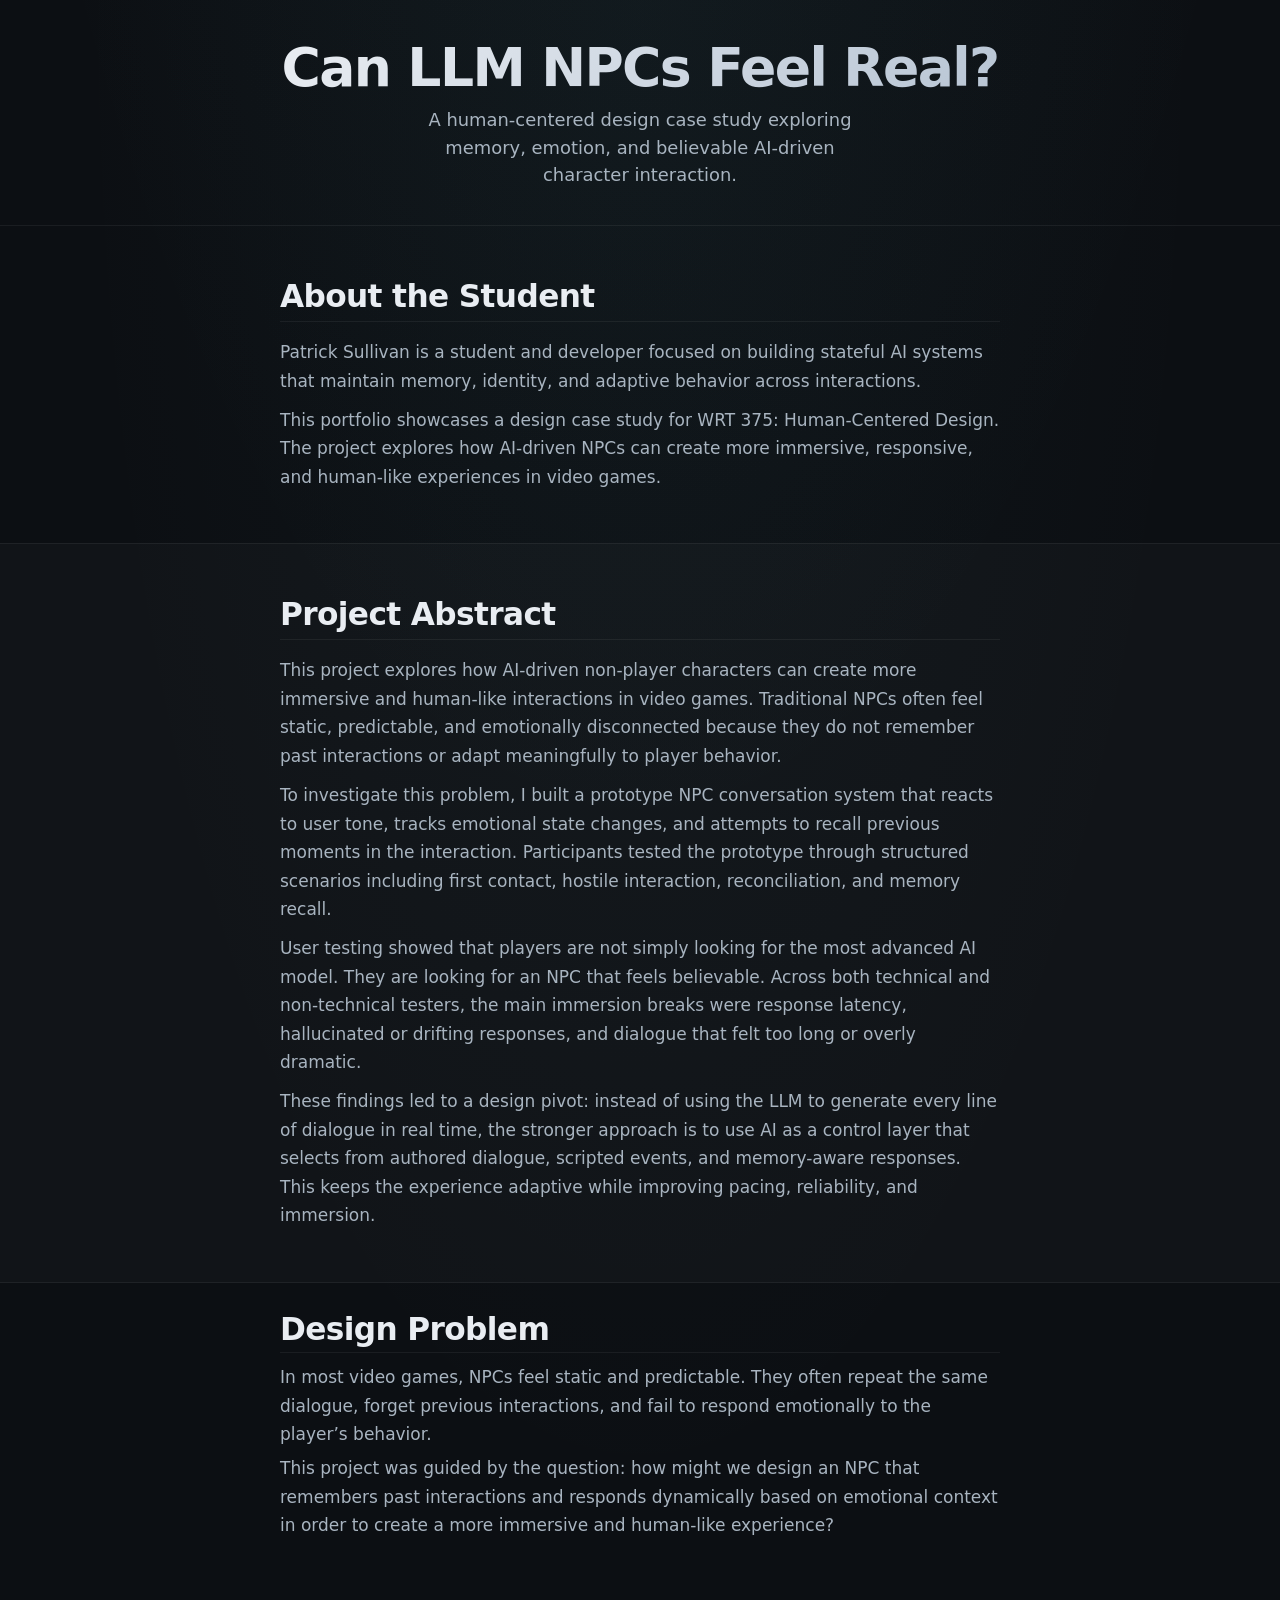
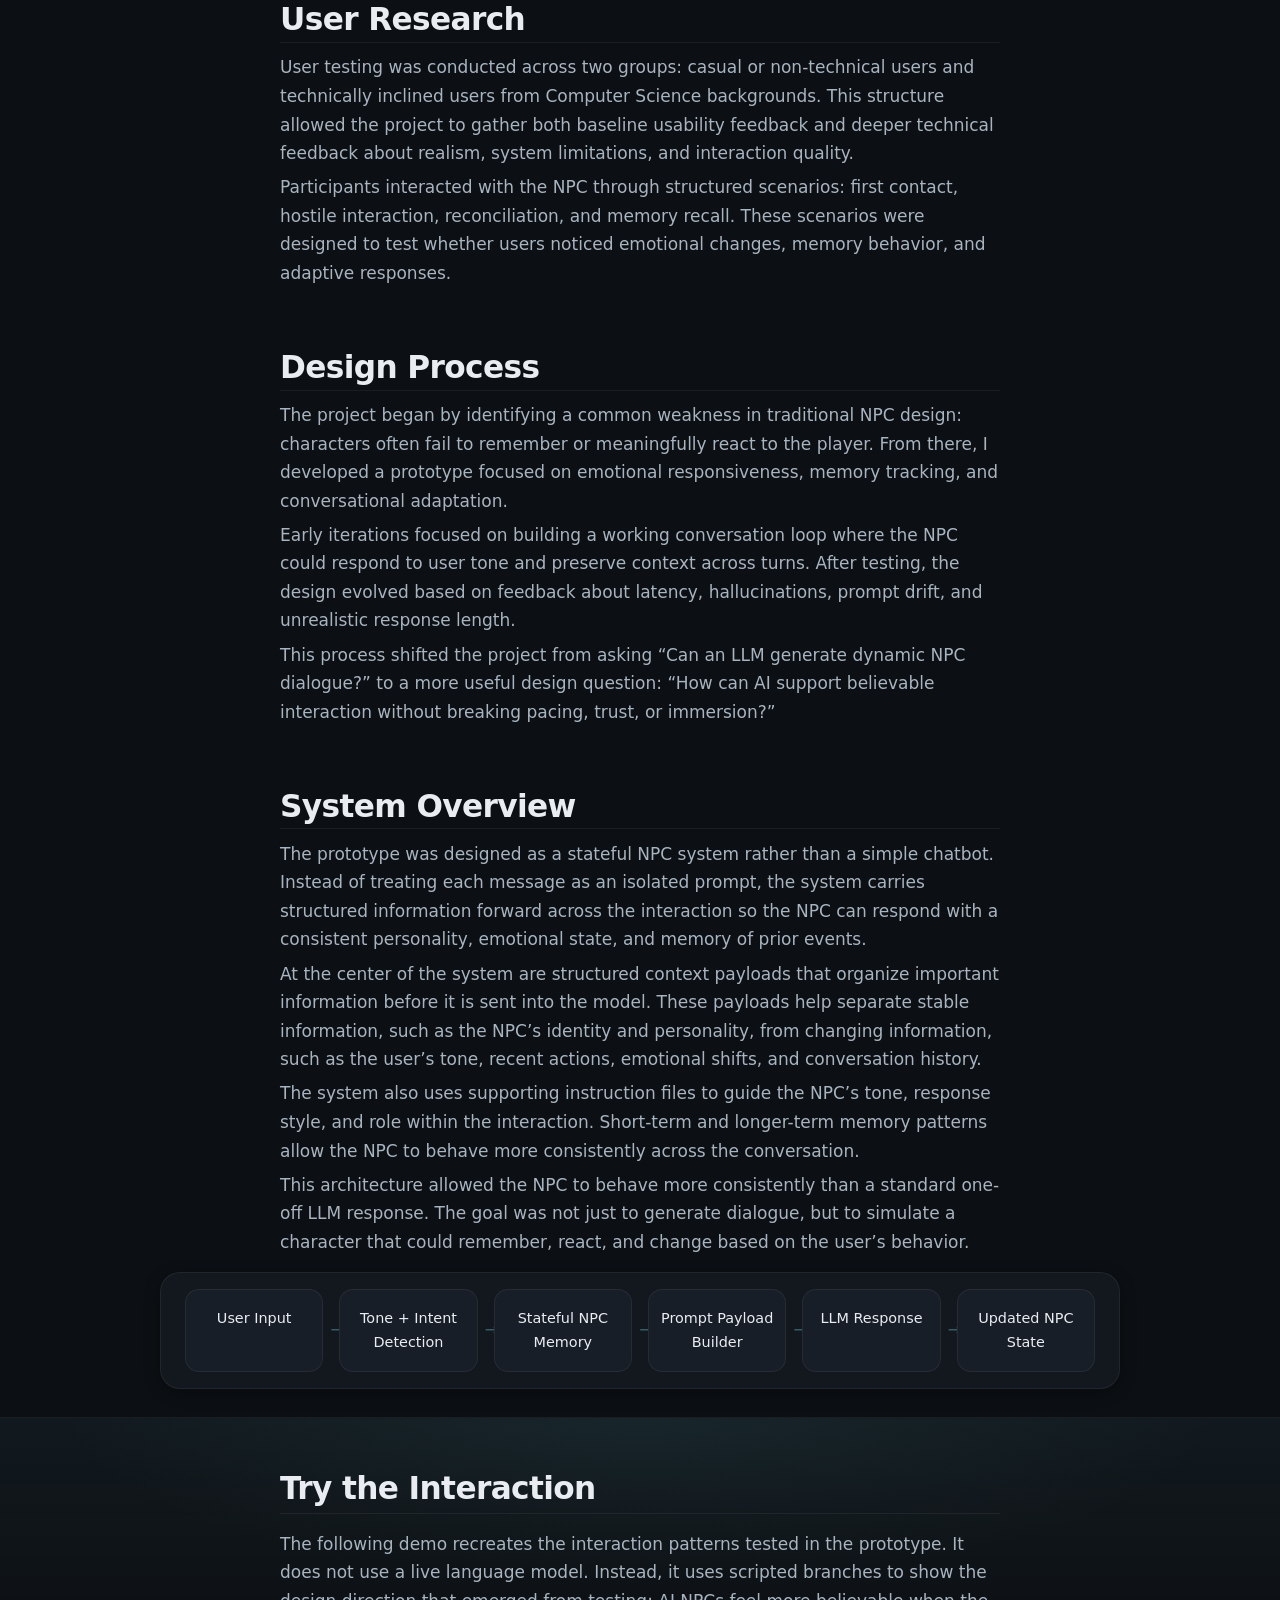
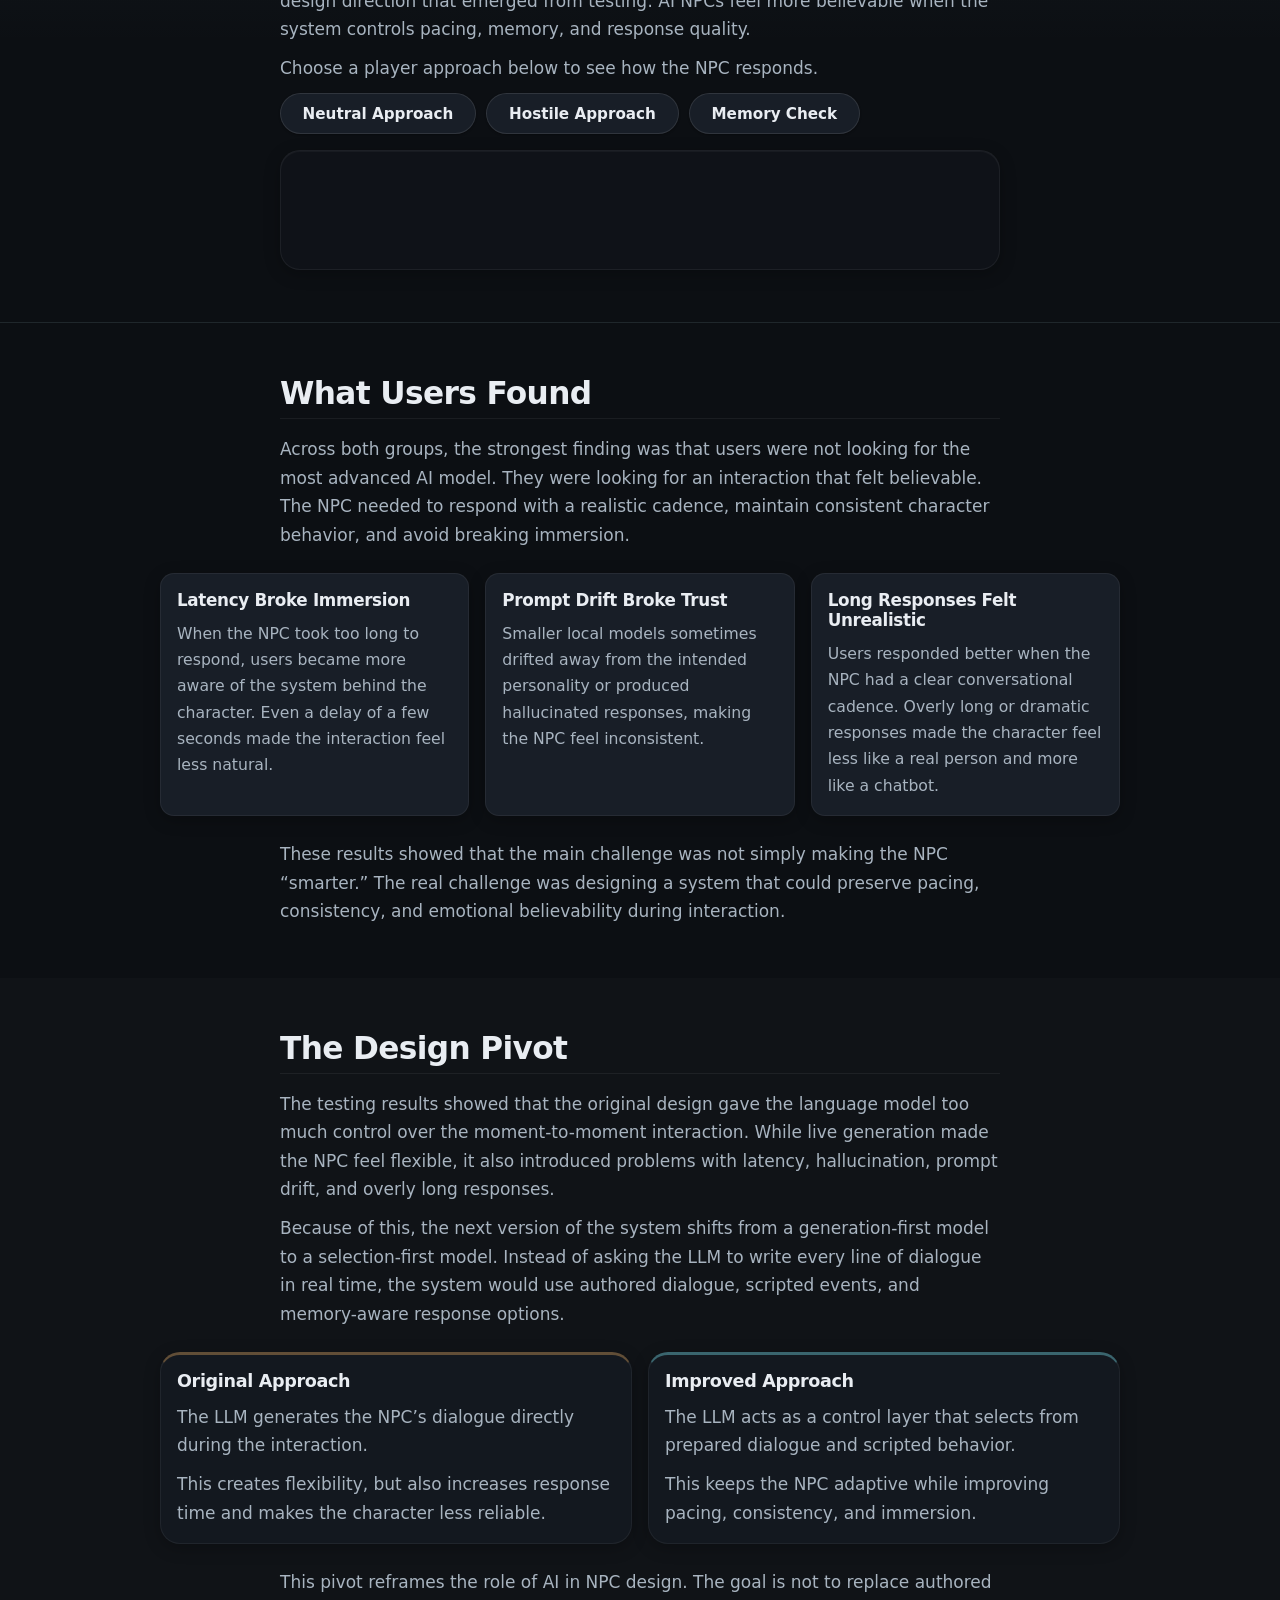
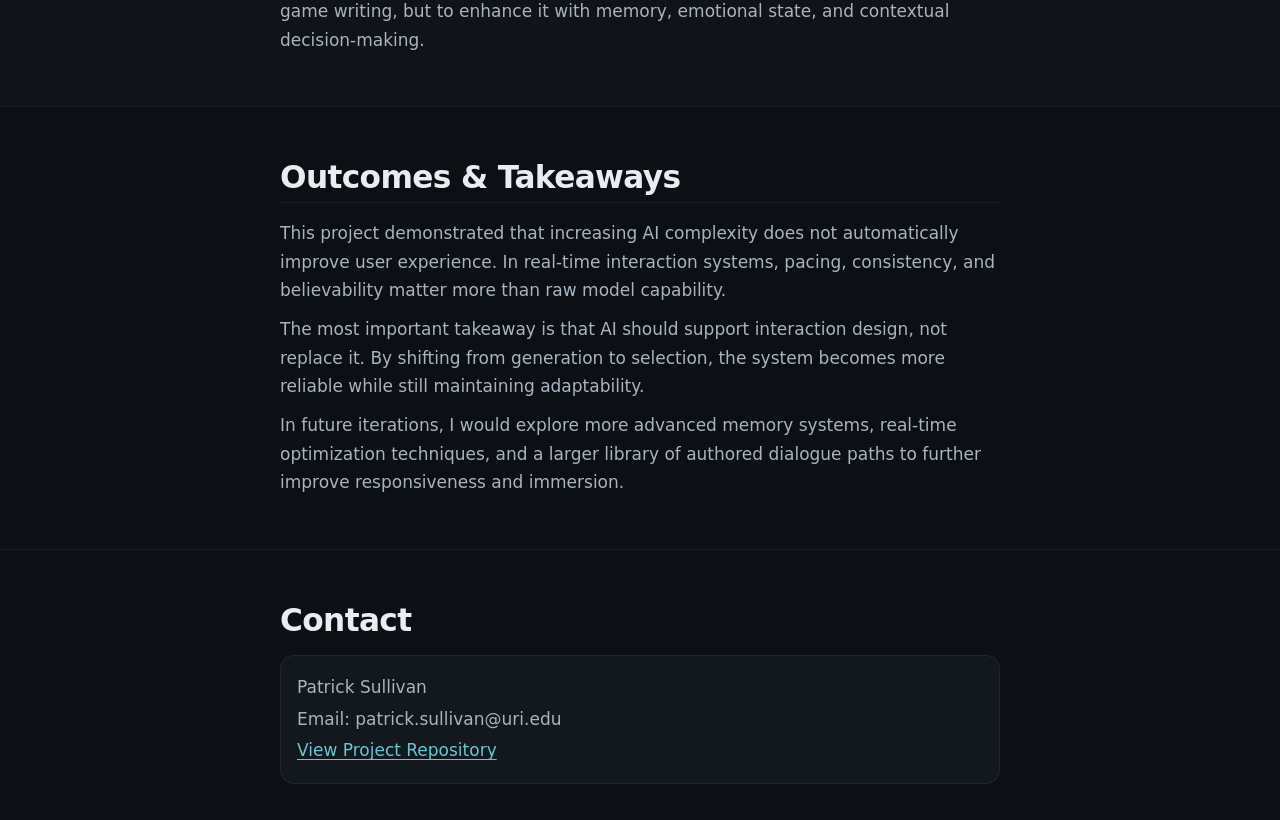
<file: index.html>
<!DOCTYPE html>
<html lang="en">
<head>
  <meta charset="UTF-8">
  <meta name="viewport" content="width=device-width initial-scale=1.0">
  <title>LLM NPC Design Story</title>
  <link rel="stylesheet" href="styles.css">
</head>

<body>
  <section class="headerSection">
    <div class="headerTextBox">
      <h1 class="headerText">Can LLM NPCs Feel Real?</h1>
      <p>
        A human-centered design case study exploring memory, emotion, and believable AI-driven character interaction.
      </p>
    </div>
  </section>

  <section class="introSection">
    <h2>About the Student</h2>

    <p>
      Patrick Sullivan is a student and developer focused on building stateful AI systems that maintain memory, identity, and adaptive behavior across interactions.
    </p>

    <p>
      This portfolio showcases a design case study for WRT 375: Human-Centered Design. The project explores how AI-driven NPCs can create more immersive, responsive, and human-like experiences in video games.
    </p>
  </section>

  <section class="abstractSection">
    <h2 class="projectAbstractHeader">Project Abstract</h2>

    <p>
      This project explores how AI-driven non-player characters can create more immersive and human-like interactions in video games. Traditional NPCs often feel static, predictable, and emotionally disconnected because they do not remember past interactions or adapt meaningfully to player behavior.
    </p>

    <p>
      To investigate this problem, I built a prototype NPC conversation system that reacts to user tone, tracks emotional state changes, and attempts to recall previous moments in the interaction. Participants tested the prototype through structured scenarios including first contact, hostile interaction, reconciliation, and memory recall.
    </p>

    <p>
      User testing showed that players are not simply looking for the most advanced AI model. They are looking for an NPC that feels believable. Across both technical and non-technical testers, the main immersion breaks were response latency, hallucinated or drifting responses, and dialogue that felt too long or overly dramatic.
    </p>

    <p>
      These findings led to a design pivot: instead of using the LLM to generate every line of dialogue in real time, the stronger approach is to use AI as a control layer that selects from authored dialogue, scripted events, and memory-aware responses. This keeps the experience adaptive while improving pacing, reliability, and immersion.
    </p>
  </section>

  <section class="problemSection">
    <h2>Design Problem</h2>

    <p>
      In most video games, NPCs feel static and predictable. They often repeat the same dialogue, forget previous interactions, and fail to respond emotionally to the player’s behavior.
    </p>

    <p>
      This project was guided by the question: how might we design an NPC that remembers past interactions and responds dynamically based on emotional context in order to create a more immersive and human-like experience?
    </p>
  </section>

  <section class="userResearchSection">
    <h2>User Research</h2>

    <p>
      User testing was conducted across two groups: casual or non-technical users and technically inclined users from Computer Science backgrounds. This structure allowed the project to gather both baseline usability feedback and deeper technical feedback about realism, system limitations, and interaction quality.
    </p>

    <p>
      Participants interacted with the NPC through structured scenarios: first contact, hostile interaction, reconciliation, and memory recall. These scenarios were designed to test whether users noticed emotional changes, memory behavior, and adaptive responses.
    </p>
  </section>

  <section class="processSection">
    <h2>Design Process</h2>

    <p>
      The project began by identifying a common weakness in traditional NPC design: characters often fail to remember or meaningfully react to the player. From there, I developed a prototype focused on emotional responsiveness, memory tracking, and conversational adaptation.
    </p>

    <p>
      Early iterations focused on building a working conversation loop where the NPC could respond to user tone and preserve context across turns. After testing, the design evolved based on feedback about latency, hallucinations, prompt drift, and unrealistic response length.
    </p>

    <p>
      This process shifted the project from asking “Can an LLM generate dynamic NPC dialogue?” to a more useful design question: “How can AI support believable interaction without breaking pacing, trust, or immersion?”
    </p>
  </section>

  <section class="systemOverviewSection">
    <h2 class="systemOverviewHeader">System Overview</h2>

    <p>
      The prototype was designed as a stateful NPC system rather than a simple chatbot. Instead of treating each message as an isolated prompt, the system carries structured information forward across the interaction so the NPC can respond with a consistent personality, emotional state, and memory of prior events.
    </p>

    <p>
      At the center of the system are structured context payloads that organize important information before it is sent into the model. These payloads help separate stable information, such as the NPC’s identity and personality, from changing information, such as the user’s tone, recent actions, emotional shifts, and conversation history.
    </p>

    <p>
      The system also uses supporting instruction files to guide the NPC’s tone, response style, and role within the interaction. Short-term and longer-term memory patterns allow the NPC to behave more consistently across the conversation.
    </p>

    <p>
      This architecture allowed the NPC to behave more consistently than a standard one-off LLM response. The goal was not just to generate dialogue, but to simulate a character that could remember, react, and change based on the user’s behavior.
    </p>

    <div class="systemFlowArrowChart">
      <div>User Input</div>
      <div>Tone + Intent Detection</div>
      <div>Stateful NPC Memory</div>
      <div>Prompt Payload Builder</div>
      <div>LLM Response</div>
      <div>Updated NPC State</div>
    </div>
  </section>

  <section class="demoSection">
    <h2>Try the Interaction</h2>

    <p>
      The following demo recreates the interaction patterns tested in the prototype. It does not use a live language model. Instead, it uses scripted branches to show the design direction that emerged from testing: AI NPCs feel more believable when the system controls pacing, memory, and response quality.
    </p>

    <p>
      Choose a player approach below to see how the NPC responds.
    </p>

    <div class="demoButtons">
      <button onclick="runScenario('neutral')">Neutral Approach</button>
      <button onclick="runScenario('hostile')">Hostile Approach</button>
      <button onclick="runScenario('memory')">Memory Check</button>
    </div>

    <div id="chatBox" class="chatBox"></div>
    <div id="designNote" class="designNote"></div>
  </section>

  <section class="testingResultsSection">
    <h2>What Users Found</h2>

    <p>
      Across both groups, the strongest finding was that users were not looking for the most advanced AI model. They were looking for an interaction that felt believable. The NPC needed to respond with a realistic cadence, maintain consistent character behavior, and avoid breaking immersion.
    </p>

    <div class="findingsGrid">
      <div class="findingCard">
        <h3>Latency Broke Immersion</h3>
        <p>
          When the NPC took too long to respond, users became more aware of the system behind the character. Even a delay of a few seconds made the interaction feel less natural.
        </p>
      </div>

      <div class="findingCard">
        <h3>Prompt Drift Broke Trust</h3>
        <p>
          Smaller local models sometimes drifted away from the intended personality or produced hallucinated responses, making the NPC feel inconsistent.
        </p>
      </div>

      <div class="findingCard">
        <h3>Long Responses Felt Unrealistic</h3>
        <p>
          Users responded better when the NPC had a clear conversational cadence. Overly long or dramatic responses made the character feel less like a real person and more like a chatbot.
        </p>
      </div>
    </div>

    <p>
      These results showed that the main challenge was not simply making the NPC “smarter.” The real challenge was designing a system that could preserve pacing, consistency, and emotional believability during interaction.
    </p>
  </section>

  <section class="designPivotSection">
    <h2>The Design Pivot</h2>

    <p>
      The testing results showed that the original design gave the language model too much control over the moment-to-moment interaction. While live generation made the NPC feel flexible, it also introduced problems with latency, hallucination, prompt drift, and overly long responses.
    </p>

    <p>
      Because of this, the next version of the system shifts from a generation-first model to a selection-first model. Instead of asking the LLM to write every line of dialogue in real time, the system would use authored dialogue, scripted events, and memory-aware response options.
    </p>

    <div class="pivotComparison">
      <div class="pivotCard">
        <h3>Original Approach</h3>
        <p>
          The LLM generates the NPC’s dialogue directly during the interaction.
        </p>
        <p>
          This creates flexibility, but also increases response time and makes the character less reliable.
        </p>
      </div>

      <div class="pivotCard">
        <h3>Improved Approach</h3>
        <p>
          The LLM acts as a control layer that selects from prepared dialogue and scripted behavior.
        </p>
        <p>
          This keeps the NPC adaptive while improving pacing, consistency, and immersion.
        </p>
      </div>
    </div>

    <p>
      This pivot reframes the role of AI in NPC design. The goal is not to replace authored game writing, but to enhance it with memory, emotional state, and contextual decision-making.
    </p>
  </section>

  <section class="reflectionSection">
    <h2>Outcomes & Takeaways</h2>

    <p>
      This project demonstrated that increasing AI complexity does not automatically improve user experience. In real-time interaction systems, pacing, consistency, and believability matter more than raw model capability.
    </p>

    <p>
      The most important takeaway is that AI should support interaction design, not replace it. By shifting from generation to selection, the system becomes more reliable while still maintaining adaptability.
    </p>

    <p>
      In future iterations, I would explore more advanced memory systems, real-time optimization techniques, and a larger library of authored dialogue paths to further improve responsiveness and immersion.
    </p>
  </section>

  <section class="contactSection">
    <h2>Contact</h2>

    <p>
      Patrick Sullivan<br>
      Email: patrick.sullivan@uri.edu<br>
      <a href="https://github.com/patricksullivan123411223344/llm_npc_wrt375.git">
        View Project Repository
      </a>
    </p>
  </section>

  <script src="./scripts.js"></script>
</body>
</html>
</file>
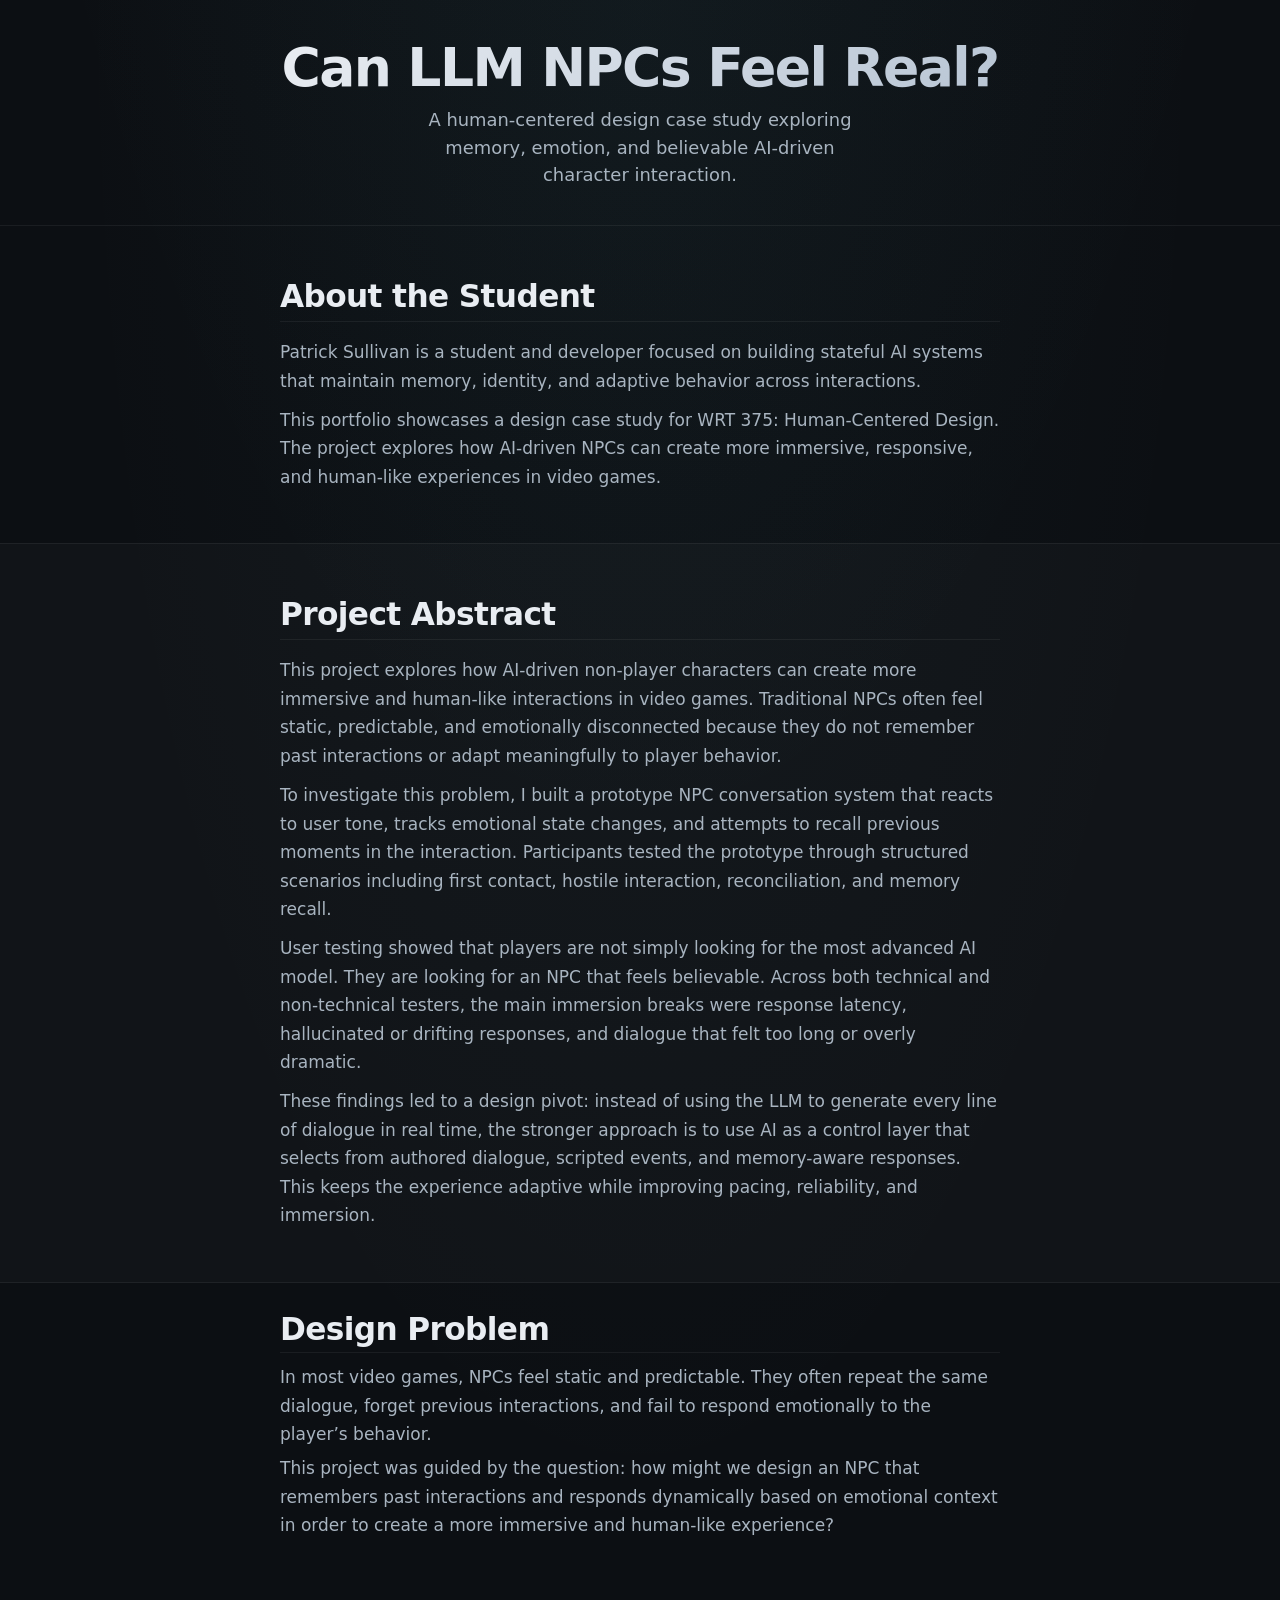
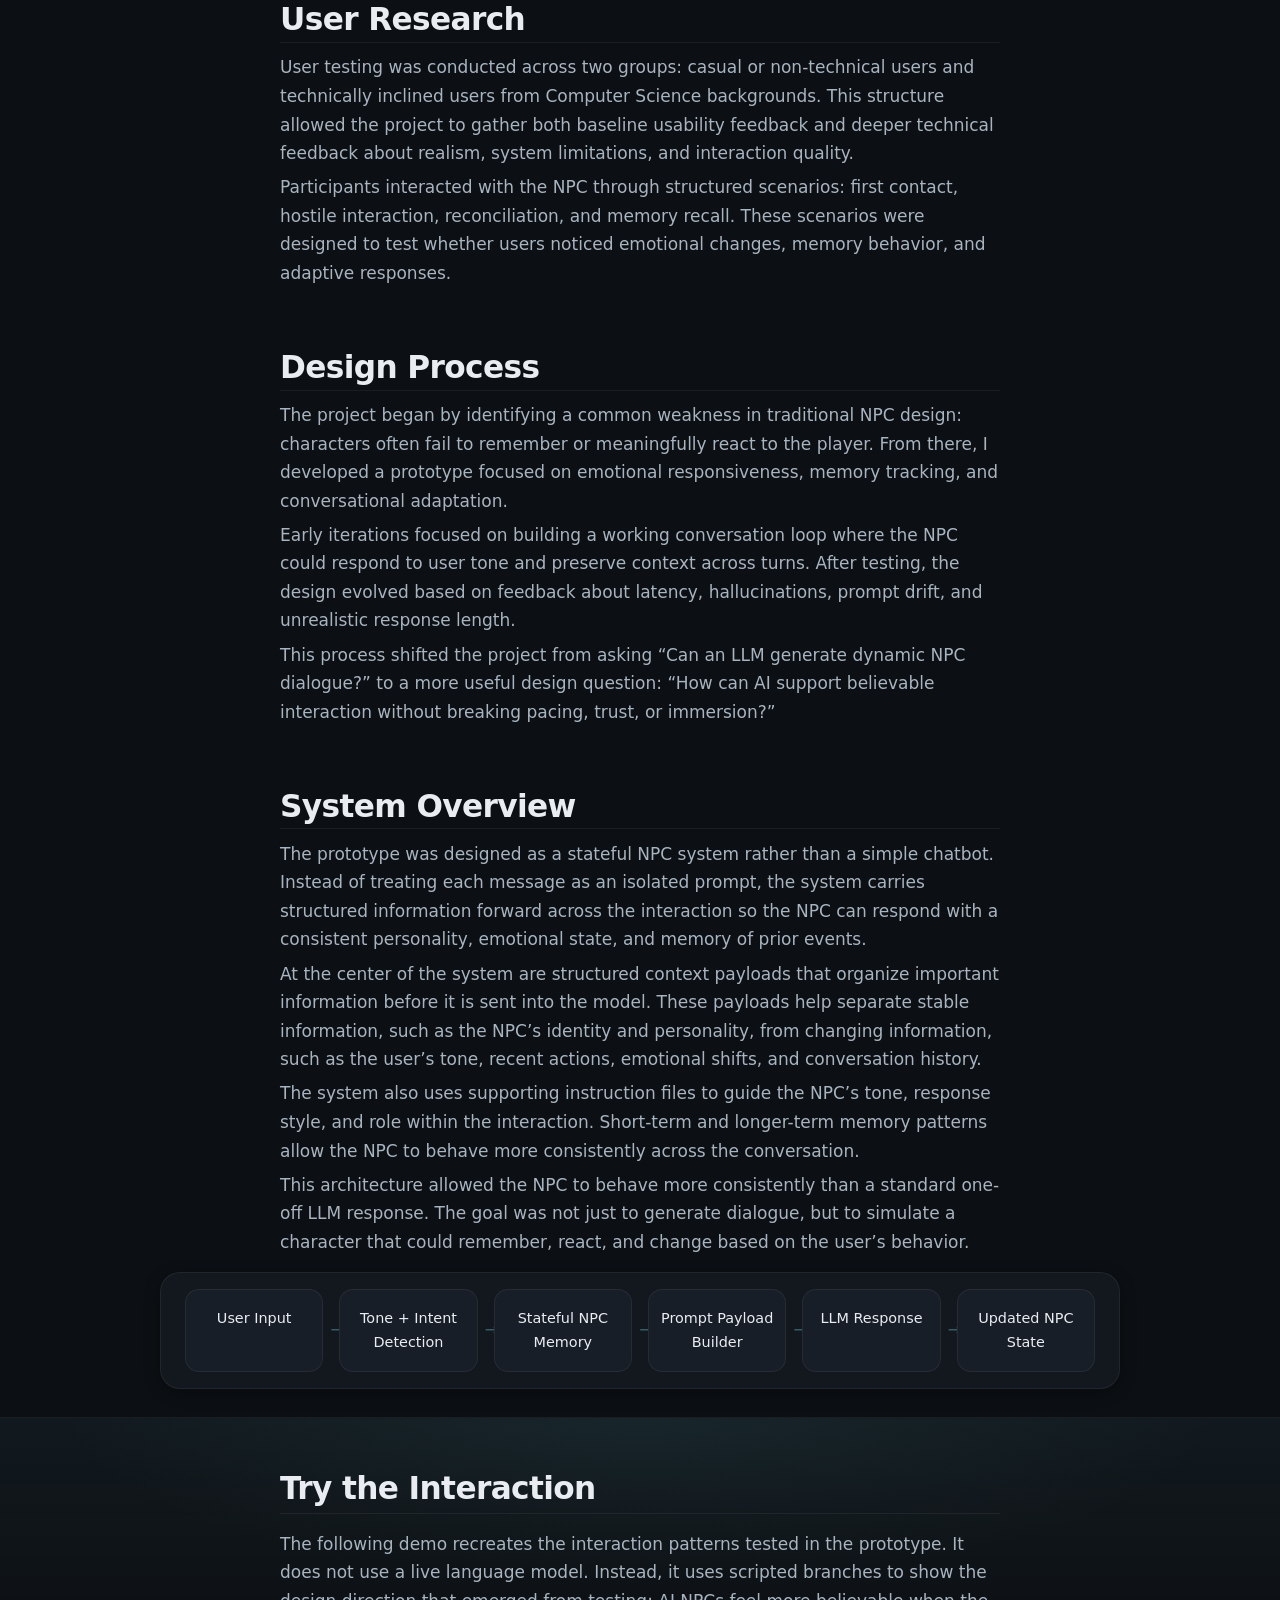
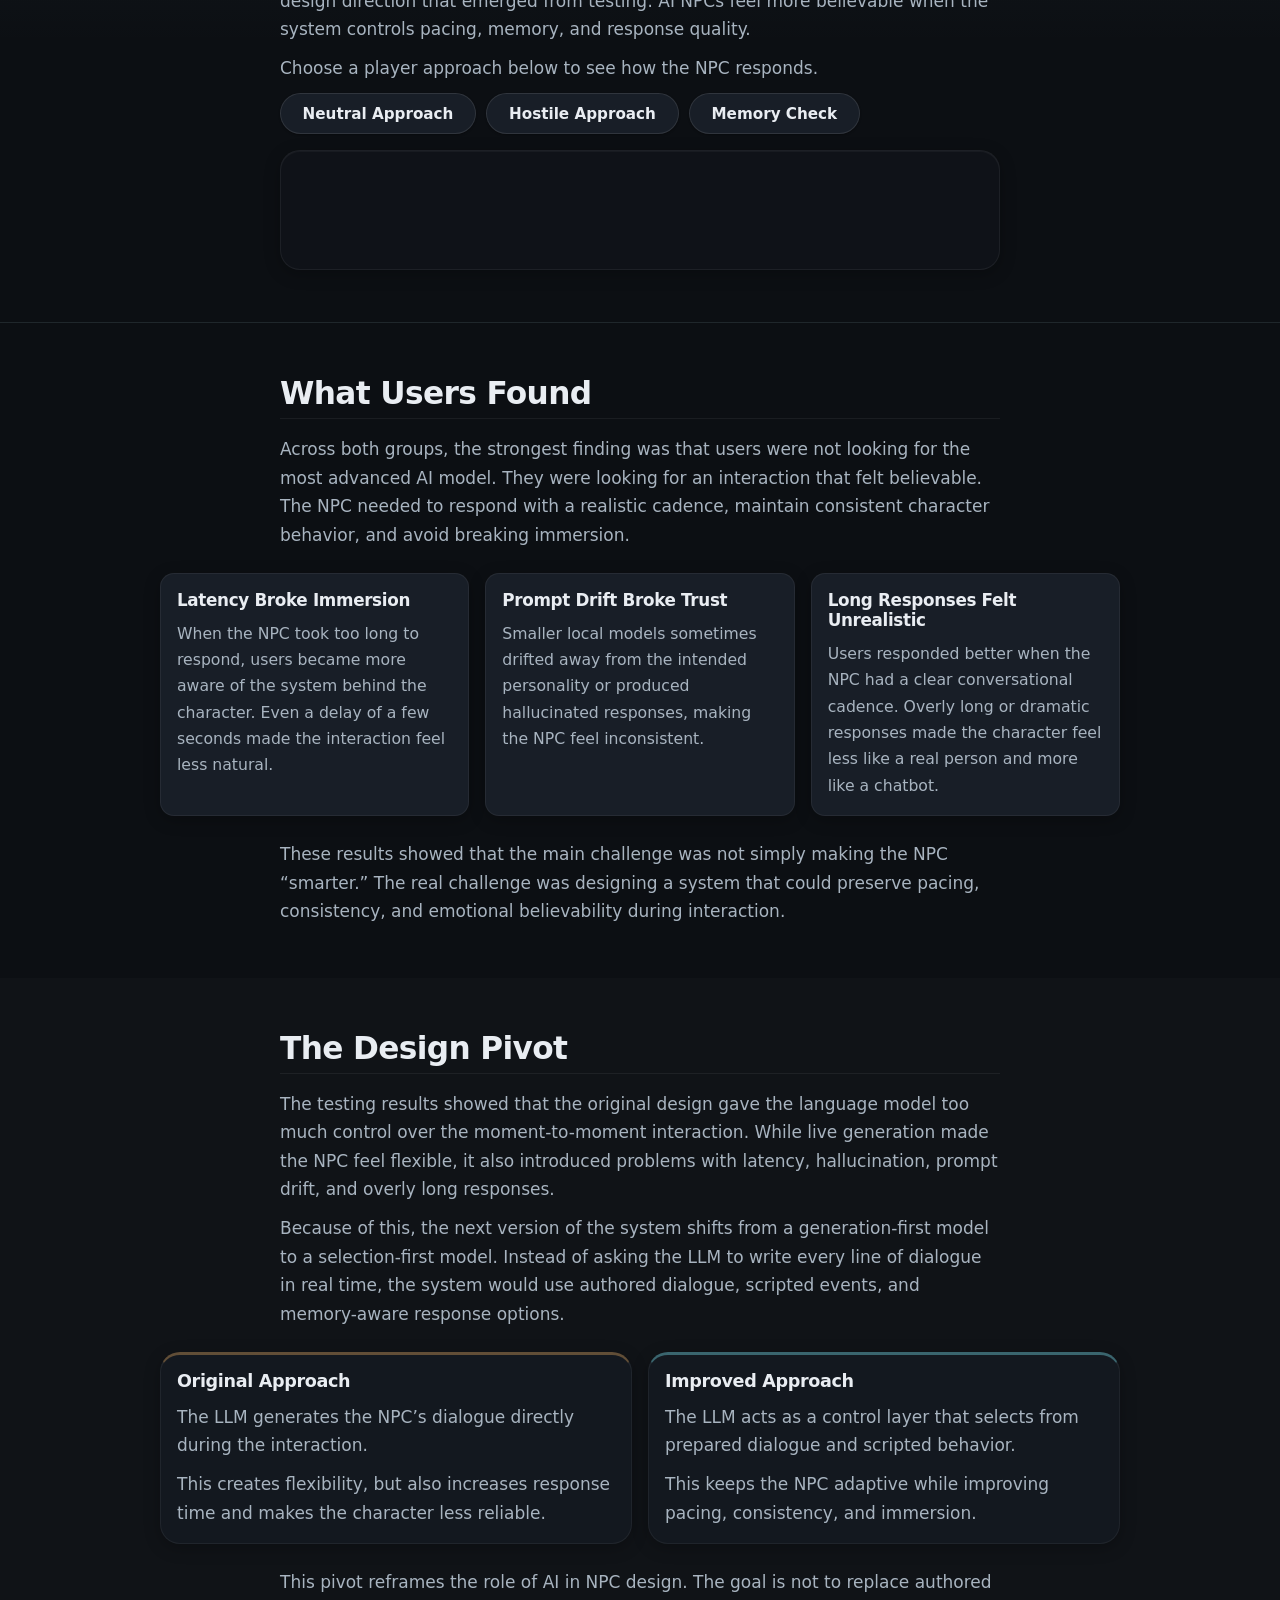
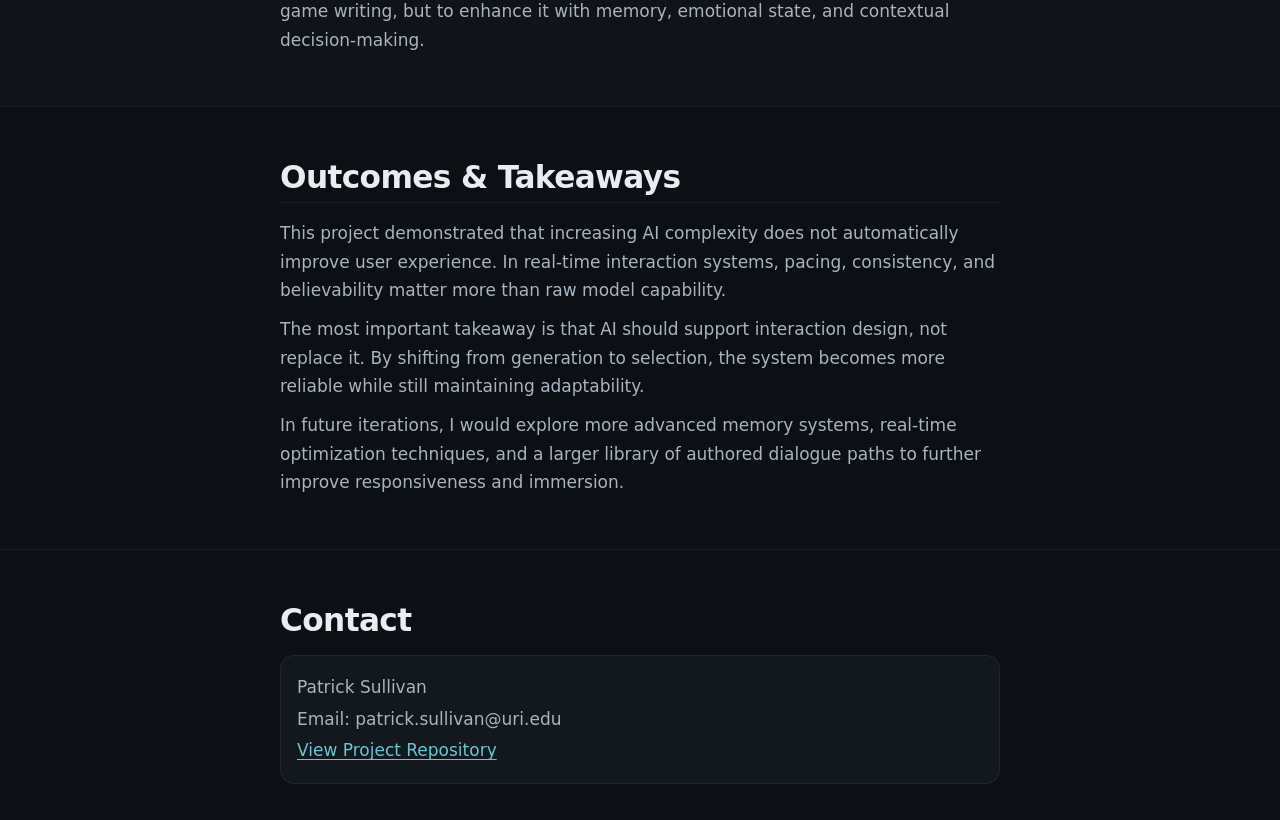
<file: final.html>
<!DOCTYPE html>
<html lang="en">
<head>
  <meta charset="UTF-8">
  <meta name="viewport" content="width=device-width initial-scale=1.0">
  <title>LLM NPC Design Story</title>
  <link rel="stylesheet" href="styles.css">
</head>

<body>

  <section class="headerSection">
    <div class="headerTextBox">
      <h1 class="headerText">Can LLM NPCs Feel Real?</h1>
      <p>
        A human-centered design case study exploring memory, emotion, and believable AI-driven character interaction.
      </p>
    </div>
  </section>

  <section class="introSection">
    <h2>About the Student</h2>

    <p>
      Patrick Sullivan is a student and developer focused on building stateful AI systems that maintain memory, identity, and adaptive behavior across interactions.
    </p>

    <p>
      This portfolio showcases a design case study for WRT 375: Human-Centered Design. The project explores how AI-driven NPCs can create more immersive, responsive, and human-like experiences in video games.
    </p>
  </section>

  <section class="abstractSection">
    <h2 class="projectAbstractHeader">Project Abstract</h2>

    <p>
      This project explores how AI-driven non-player characters can create more immersive and human-like interactions in video games. Traditional NPCs often feel static, predictable, and emotionally disconnected because they do not remember past interactions or adapt meaningfully to player behavior.
    </p>

    <p>
      To investigate this problem, I built a prototype NPC conversation system that reacts to user tone, tracks emotional state changes, and attempts to recall previous moments in the interaction. Participants tested the prototype through structured scenarios including first contact, hostile interaction, reconciliation, and memory recall.
    </p>

    <p>
      User testing showed that players are not simply looking for the most advanced AI model. They are looking for an NPC that feels believable. Across both technical and non-technical testers, the main immersion breaks were response latency, hallucinated or drifting responses, and dialogue that felt too long or overly dramatic.
    </p>

    <p>
      These findings led to a design pivot: instead of using the LLM to generate every line of dialogue in real time, the stronger approach is to use AI as a control layer that selects from authored dialogue, scripted events, and memory-aware responses. This keeps the experience adaptive while improving pacing, reliability, and immersion.
    </p>
  </section>

  <section class="problemSection">
    <h2>Design Problem</h2>

    <p>
      In most video games, NPCs feel static and predictable. They often repeat the same dialogue, forget previous interactions, and fail to respond emotionally to the player’s behavior.
    </p>

    <p>
      This project was guided by the question: how might we design an NPC that remembers past interactions and responds dynamically based on emotional context in order to create a more immersive and human-like experience?
    </p>
  </section>

  <section class="userResearchSection">
    <h2>User Research</h2>

    <p>
      User testing was conducted across two groups: casual or non-technical users and technically inclined users from Computer Science backgrounds. This structure allowed the project to gather both baseline usability feedback and deeper technical feedback about realism, system limitations, and interaction quality.
    </p>

    <p>
      Participants interacted with the NPC through structured scenarios: first contact, hostile interaction, reconciliation, and memory recall. These scenarios were designed to test whether users noticed emotional changes, memory behavior, and adaptive responses.
    </p>
  </section>

  <section class="processSection">
    <h2>Design Process</h2>

    <p>
      The project began by identifying a common weakness in traditional NPC design: characters often fail to remember or meaningfully react to the player. From there, I developed a prototype focused on emotional responsiveness, memory tracking, and conversational adaptation.
    </p>

    <p>
      Early iterations focused on building a working conversation loop where the NPC could respond to user tone and preserve context across turns. After testing, the design evolved based on feedback about latency, hallucinations, prompt drift, and unrealistic response length.
    </p>

    <p>
      This process shifted the project from asking “Can an LLM generate dynamic NPC dialogue?” to a more useful design question: “How can AI support believable interaction without breaking pacing, trust, or immersion?”
    </p>
  </section>

  <section class="systemOverviewSection">
    <h2 class="systemOverviewHeader">System Overview</h2>

    <p>
      The prototype was designed as a stateful NPC system rather than a simple chatbot. Instead of treating each message as an isolated prompt, the system carries structured information forward across the interaction so the NPC can respond with a consistent personality, emotional state, and memory of prior events.
    </p>

    <p>
      At the center of the system are structured context payloads that organize important information before it is sent into the model. These payloads help separate stable information, such as the NPC’s identity and personality, from changing information, such as the user’s tone, recent actions, emotional shifts, and conversation history.
    </p>

    <p>
      The system also uses supporting instruction files to guide the NPC’s tone, response style, and role within the interaction. Short-term and longer-term memory patterns allow the NPC to behave more consistently across the conversation.
    </p>

    <p>
      This architecture allowed the NPC to behave more consistently than a standard one-off LLM response. The goal was not just to generate dialogue, but to simulate a character that could remember, react, and change based on the user’s behavior.
    </p>

    <div class="systemFlowArrowChart">
      <div>User Input</div>
      <div>Tone + Intent Detection</div>
      <div>Stateful NPC Memory</div>
      <div>Prompt Payload Builder</div>
      <div>LLM Response</div>
      <div>Updated NPC State</div>
    </div>
  </section>

  <section class="demoSection">
    <h2>Try the Interaction</h2>

    <p>
      The following demo recreates the interaction patterns tested in the prototype. It does not use a live language model. Instead, it uses scripted branches to show the design direction that emerged from testing: AI NPCs feel more believable when the system controls pacing, memory, and response quality.
    </p>

    <p>
      Choose a player approach below to see how the NPC responds.
    </p>

    <div class="demoButtons">
      <button onclick="runScenario('neutral')">Neutral Approach</button>
      <button onclick="runScenario('hostile')">Hostile Approach</button>
      <button onclick="runScenario('memory')">Memory Check</button>
    </div>

    <div id="chatBox" class="chatBox"></div>
    <div id="designNote" class="designNote"></div>
  </section>

  <section class="testingResultsSection">
    <h2>What Users Found</h2>

    <p>
      Across both groups, the strongest finding was that users were not looking for the most advanced AI model. They were looking for an interaction that felt believable. The NPC needed to respond with a realistic cadence, maintain consistent character behavior, and avoid breaking immersion.
    </p>

    <div class="findingsGrid">
      <div class="findingCard">
        <h3>Latency Broke Immersion</h3>
        <p>
          When the NPC took too long to respond, users became more aware of the system behind the character. Even a delay of a few seconds made the interaction feel less natural.
        </p>
      </div>

      <div class="findingCard">
        <h3>Prompt Drift Broke Trust</h3>
        <p>
          Smaller local models sometimes drifted away from the intended personality or produced hallucinated responses, making the NPC feel inconsistent.
        </p>
      </div>

      <div class="findingCard">
        <h3>Long Responses Felt Unrealistic</h3>
        <p>
          Users responded better when the NPC had a clear conversational cadence. Overly long or dramatic responses made the character feel less like a real person and more like a chatbot.
        </p>
      </div>
    </div>

    <p>
      These results showed that the main challenge was not simply making the NPC “smarter.” The real challenge was designing a system that could preserve pacing, consistency, and emotional believability during interaction.
    </p>
  </section>

  <section class="designPivotSection">
    <h2>The Design Pivot</h2>

    <p>
      The testing results showed that the original design gave the language model too much control over the moment-to-moment interaction. While live generation made the NPC feel flexible, it also introduced problems with latency, hallucination, prompt drift, and overly long responses.
    </p>

    <p>
      Because of this, the next version of the system shifts from a generation-first model to a selection-first model. Instead of asking the LLM to write every line of dialogue in real time, the system would use authored dialogue, scripted events, and memory-aware response options.
    </p>

    <div class="pivotComparison">
      <div class="pivotCard">
        <h3>Original Approach</h3>
        <p>
          The LLM generates the NPC’s dialogue directly during the interaction.
        </p>
        <p>
          This creates flexibility, but also increases response time and makes the character less reliable.
        </p>
      </div>

      <div class="pivotCard">
        <h3>Improved Approach</h3>
        <p>
          The LLM acts as a control layer that selects from prepared dialogue and scripted behavior.
        </p>
        <p>
          This keeps the NPC adaptive while improving pacing, consistency, and immersion.
        </p>
      </div>
    </div>

    <p>
      This pivot reframes the role of AI in NPC design. The goal is not to replace authored game writing, but to enhance it with memory, emotional state, and contextual decision-making.
    </p>
  </section>

  <section class="reflectionSection">
    <h2>Outcomes & Takeaways</h2>

    <p>
      This project demonstrated that increasing AI complexity does not automatically improve user experience. In real-time interaction systems, pacing, consistency, and believability matter more than raw model capability.
    </p>

    <p>
      The most important takeaway is that AI should support interaction design, not replace it. By shifting from generation to selection, the system becomes more reliable while still maintaining adaptability.
    </p>

    <p>
      In future iterations, I would explore more advanced memory systems, real-time optimization techniques, and a larger library of authored dialogue paths to further improve responsiveness and immersion.
    </p>
  </section>

  <section class="contactSection">
    <h2>Contact</h2>

    <p>
      Patrick Sullivan<br>
      Email: patrick.sullivan@uri.edu<br>
      <a href="https://github.com/patricksullivan123411223344/llm_npc_wrt375.git">
        View Project Repository
      </a>
    </p>
  </section>

  <script src="./scripts.js"></script>
</body>
</html>
</file>
<file: styles.css>
/* --------------------------------------------------------------------------
   LLM NPC Design Story — case study portfolio
   Dark theme, CSS variables, readable max-width layout
--------------------------------------------------------------------------- */

:root {
  --bg-base: #0c0f13;
  --bg-elevated: #13181f;
  --bg-card: #181e27;
  --bg-card-hover: #1c232e;
  --bg-chat: #0f1218;

  --border-subtle: rgba(255, 255, 255, 0.06);
  --border-strong: rgba(255, 255, 255, 0.1);

  --text-primary: #e9edf2;
  --text-secondary: #a8b4c0;
  --text-muted: #7d8a96;

  --accent: #6bc4cf;
  --accent-soft: rgba(107, 196, 207, 0.14);
  --accent-muted: rgba(107, 196, 207, 0.45);

  --shadow-sm: 0 1px 2px rgba(0, 0, 0, 0.35);
  --shadow-md: 0 8px 24px rgba(0, 0, 0, 0.4);
  --shadow-card: 0 4px 16px rgba(0, 0, 0, 0.25);

  --radius-sm: 8px;
  --radius-md: 14px;
  --radius-lg: 20px;
  --radius-full: 999px;

  --space-xs: 0.35rem;
  --space-sm: 0.65rem;
  --space-md: 1rem;
  --space-lg: 1.5rem;
  --space-xl: 2.25rem;
  --space-2xl: 3rem;
  --space-section: clamp(2rem, 4.5vw, 3.25rem);
  --space-section-tight: clamp(1.2rem, 2.6vw, 1.75rem);

  --content-max: 720px;
  --content-wide: 960px;

  --font-sans: "Segoe UI", system-ui, -apple-system, BlinkMacSystemFont,
    "Helvetica Neue", sans-serif;

  --transition-fast: 0.15s ease;
  --transition-smooth: 0.28s cubic-bezier(0.4, 0, 0.2, 1);
}

*,
*::before,
*::after {
  box-sizing: border-box;
}

html {
  scroll-behavior: smooth;
}

@media (prefers-reduced-motion: reduce) {
  html {
    scroll-behavior: auto;
  }
}

body {
  margin: 0;
  font-family: var(--font-sans);
  font-size: 1.0625rem;
  line-height: 1.68;
  color: var(--text-primary);
  background: var(--bg-base);
  background-image: radial-gradient(
      ellipse 100% 70% at 50% -25%,
      rgba(107, 196, 207, 0.07),
      transparent 58%
    ),
    radial-gradient(
      ellipse 90% 55% at 50% 0%,
      rgba(107, 196, 207, 0.035),
      transparent 50%
    );
  -webkit-font-smoothing: antialiased;
}

/* --- Typography --- */

h1,
h2,
h3 {
  line-height: 1.2;
  font-weight: 600;
  letter-spacing: -0.02em;
  color: var(--text-primary);
}

h1 {
  font-size: clamp(2.15rem, 5vw, 3.35rem);
  font-weight: 700;
  margin: 0 0 var(--space-sm);
  letter-spacing: -0.03em;
}

h2 {
  font-size: clamp(1.45rem, 2.8vw, 1.95rem);
  margin: 0 0 var(--space-md);
  padding-bottom: var(--space-xs);
  border-bottom: 1px solid var(--border-subtle);
}

h3 {
  font-size: 1.1rem;
  margin: 0 0 var(--space-sm);
  color: var(--text-primary);
}

p {
  margin: 0 0 var(--space-sm);
  color: var(--text-secondary);
}

p:last-child {
  margin-bottom: 0;
}

a {
  color: var(--accent);
  text-decoration: underline;
  text-underline-offset: 0.2em;
  transition: color var(--transition-fast), opacity var(--transition-fast);
}

a:hover {
  color: #8ad4dd;
}

a:focus-visible {
  outline: 2px solid var(--accent);
  outline-offset: 3px;
  border-radius: var(--radius-sm);
}

/* --- Section shell: max-width + padding --- */

section {
  padding: var(--space-section)
    clamp(var(--space-md), 4vw, var(--space-xl));
}

section > h2:first-child,
section > .projectAbstractHeader:first-child,
section > .systemOverviewHeader:first-child {
  max-width: var(--content-max);
  margin-left: auto;
  margin-right: auto;
}

section > p,
section > .findingsGrid,
section > .pivotComparison,
section > .systemFlowArrowChart,
section > .demoButtons,
section > #chatBox,
section > #designNote {
  max-width: var(--content-max);
  margin-left: auto;
  margin-right: auto;
}

/* --- Subtle entrance (no JS) --- */

@media (prefers-reduced-motion: no-preference) {
  section {
    animation: section-in 0.75s cubic-bezier(0.22, 1, 0.36, 1) backwards;
  }

  section:nth-child(1) {
    animation-delay: 0.02s;
  }
  section:nth-child(2) {
    animation-delay: 0.06s;
  }
  section:nth-child(3) {
    animation-delay: 0.1s;
  }
  section:nth-child(4) {
    animation-delay: 0.14s;
  }
  section:nth-child(5) {
    animation-delay: 0.18s;
  }
  section:nth-child(6) {
    animation-delay: 0.22s;
  }
  section:nth-child(7) {
    animation-delay: 0.26s;
  }
  section:nth-child(8) {
    animation-delay: 0.3s;
  }
  section:nth-child(9) {
    animation-delay: 0.34s;
  }
  section:nth-child(10) {
    animation-delay: 0.38s;
  }
  section:nth-child(11) {
    animation-delay: 0.42s;
  }
  section:nth-child(12) {
    animation-delay: 0.46s;
  }
}

@keyframes section-in {
  from {
    opacity: 0;
    transform: translateY(12px);
  }
  to {
    opacity: 1;
    transform: translateY(0);
  }
}

/* --- headerSection --- */

.headerSection {
  display: flex;
  align-items: center;
  justify-content: center;
  text-align: center;
  padding-top: var(--space-xl);
  padding-bottom: var(--space-xl);
  border-bottom: 1px solid var(--border-subtle);
}

.headerSection .headerTextBox h1 {
  margin-bottom: var(--space-xs);
}

.headerTextBox {
  max-width: min(var(--content-max), 100%);
  margin-left: auto;
  margin-right: auto;
  width: 100%;
  display: flex;
  flex-direction: column;
  align-items: center;
}

.headerTextBox p {
  font-size: clamp(1.02rem, 1.85vw, 1.12rem);
  color: var(--text-secondary);
  max-width: 42ch;
  margin-left: auto;
  margin-right: auto;
  line-height: 1.55;
}

.headerText {
  background: linear-gradient(135deg, var(--text-primary) 0%, #b8c5d4 100%);
  -webkit-background-clip: text;
  background-clip: text;
  color: transparent;
}

/* --- intro, abstract, problem, research, process --- */

.introSection,
.abstractSection,
.problemSection,
.userResearchSection,
.processSection {
  background: transparent;
}

.abstractSection {
  background: rgba(255, 255, 255, 0.02);
  border-block: 1px solid var(--border-subtle);
}

/* Design Problem → System Overview: tighter vertical rhythm */

.problemSection,
.userResearchSection,
.processSection,
.systemOverviewSection {
  padding-top: var(--space-section-tight);
  padding-bottom: var(--space-section-tight);
}

.problemSection h2,
.userResearchSection h2,
.processSection h2,
.systemOverviewSection > h2:first-child,
.systemOverviewSection > .systemOverviewHeader:first-child {
  margin-bottom: var(--space-sm);
  padding-bottom: 0.2rem;
}

.problemSection p,
.userResearchSection p,
.processSection p,
.systemOverviewSection > p {
  margin-bottom: var(--space-xs);
}

/* --- systemOverviewSection / flow chart --- */

.systemFlowArrowChart {
  max-width: var(--content-wide) !important;
  display: grid;
  grid-template-columns: repeat(auto-fit, minmax(130px, 1fr));
  gap: var(--space-md);
  margin-top: var(--space-md) !important;
  padding: var(--space-md);
  background: var(--bg-elevated);
  border: 1px solid var(--border-subtle);
  border-radius: var(--radius-lg);
  box-shadow: var(--shadow-card);
}

.systemFlowArrowChart > div {
  position: relative;
  padding: var(--space-md) var(--space-sm);
  text-align: center;
  font-size: 0.9rem;
  font-weight: 500;
  color: var(--text-primary);
  background: var(--bg-card);
  border: 1px solid var(--border-subtle);
  border-radius: var(--radius-md);
  transition: background var(--transition-smooth), border-color var(--transition-smooth),
    transform var(--transition-smooth), box-shadow var(--transition-smooth);
}

.systemFlowArrowChart > div:hover {
  background: var(--bg-card-hover);
  border-color: var(--border-strong);
  transform: translateY(-2px);
  box-shadow: var(--shadow-sm);
}

@media (min-width: 900px) {
  .systemFlowArrowChart > div:not(:last-child)::after {
    content: "→";
    position: absolute;
    right: calc(-1 * var(--space-md) - 0.35rem);
    top: 50%;
    transform: translateY(-50%);
    color: var(--accent-muted);
    font-size: 1rem;
    pointer-events: none;
  }

  .systemFlowArrowChart {
    grid-template-columns: repeat(6, 1fr);
    gap: var(--space-md);
    padding-inline: var(--space-lg);
  }
}

@media (max-width: 899px) {
  .systemFlowArrowChart > div:not(:last-child)::after {
    content: "↓";
    display: block;
    margin-top: var(--space-sm);
    color: var(--accent-muted);
    font-size: 1rem;
  }
}

/* --- demoSection — interactive focal area --- */

.demoSection {
  max-width: 100%;
  background: linear-gradient(
    180deg,
    rgba(107, 196, 207, 0.06) 0%,
    transparent 45%
  );
  border-block: 1px solid var(--border-subtle);
  position: relative;
}

.demoSection::before {
  content: "";
  position: absolute;
  inset: 0;
  pointer-events: none;
  background: radial-gradient(
    ellipse 70% 50% at 50% 0%,
    rgba(107, 196, 207, 0.07),
    transparent 65%
  );
}

.demoSection > * {
  position: relative;
  z-index: 1;
}

.demoSection > h2:first-child {
  max-width: var(--content-max);
}

.demoSection > p {
  max-width: var(--content-max);
}

.demoButtons {
  display: flex;
  flex-wrap: wrap;
  gap: var(--space-sm);
  margin-bottom: var(--space-md) !important;
}

.demoButtons button {
  font-family: inherit;
  font-size: 0.95rem;
  font-weight: 600;
  color: var(--text-primary);
  background: var(--bg-card);
  border: 1px solid var(--border-strong);
  border-radius: var(--radius-full);
  padding: 0.65rem 1.35rem;
  cursor: pointer;
  box-shadow: var(--shadow-sm);
  transition: background var(--transition-smooth), border-color var(--transition-smooth),
    transform var(--transition-smooth), box-shadow var(--transition-smooth),
    color var(--transition-fast);
}

.demoButtons button:hover {
  background: var(--accent-soft);
  border-color: var(--accent-muted);
  transform: translateY(-2px);
  box-shadow: var(--shadow-md);
}

.demoButtons button:active {
  transform: translateY(0);
}

.demoButtons button:focus-visible {
  outline: 2px solid var(--accent);
  outline-offset: 3px;
}

/* --- #chatBox / .chatBox — messaging UI --- */

#chatBox.chatBox {
  min-height: 120px;
  padding: var(--space-md);
  background: var(--bg-chat);
  border: 1px solid var(--border-subtle);
  border-radius: var(--radius-lg);
  box-shadow: inset 0 1px 0 rgba(255, 255, 255, 0.04), var(--shadow-card);
  display: flex;
  flex-direction: column;
  gap: var(--space-sm);
  transition: border-color var(--transition-smooth), box-shadow var(--transition-smooth);
}

#chatBox.chatBox:hover {
  border-color: var(--border-strong);
  box-shadow: inset 0 1px 0 rgba(255, 255, 255, 0.05), var(--shadow-md);
}

#chatBox.chatBox p {
  margin: 0;
  max-width: min(88%, 400px);
  padding: var(--space-sm) var(--space-md);
  border-radius: var(--radius-md);
  font-size: 0.98rem;
  line-height: 1.55;
  color: var(--text-primary);
  border: 1px solid transparent;
  transition: transform var(--transition-fast);
}

#chatBox.chatBox p strong {
  font-weight: 600;
  color: var(--accent);
  margin-right: 0.35rem;
}

/* Player messages — right */
#chatBox.chatBox p:nth-child(1):not(:only-child) {
  align-self: flex-end;
  background: var(--accent-soft);
  border-color: rgba(107, 196, 207, 0.25);
  border-bottom-right-radius: var(--radius-sm);
}

#chatBox.chatBox p:nth-child(1):not(:only-child) strong {
  color: #8ad4dd;
}

/* NPC messages — left */
#chatBox.chatBox p:nth-child(2) {
  align-self: flex-start;
  background: var(--bg-card);
  border-color: var(--border-subtle);
  border-bottom-left-radius: var(--radius-sm);
}

/* Loading / single-line thinking state */
#chatBox.chatBox p:only-child {
  align-self: center;
  max-width: 100%;
  text-align: center;
  background: rgba(255, 255, 255, 0.03);
  border-color: var(--border-subtle);
  color: var(--text-muted);
  font-style: italic;
}

#chatBox.chatBox p:only-child strong {
  color: var(--text-secondary);
  font-style: normal;
}

/* --- #designNote — distinct caption below chat --- */

#designNote.designNote {
  margin-top: var(--space-sm) !important;
  padding: var(--space-sm) var(--space-md);
  background: linear-gradient(
    135deg,
    rgba(255, 248, 220, 0.06) 0%,
    rgba(107, 196, 207, 0.06) 100%
  );
  border-radius: 0 var(--radius-md) var(--radius-md) 0;
  border: 1px solid var(--border-subtle);
  border-left-width: 4px;
  border-left-color: var(--accent);
  font-size: 0.95rem;
  line-height: 1.65;
  color: var(--text-secondary);
}

#designNote.designNote strong:first-child {
  color: var(--text-primary);
  font-weight: 600;
}

#designNote.designNote:empty {
  display: none;
}

/* --- testingResultsSection / findings --- */

.testingResultsSection .findingsGrid {
  max-width: var(--content-wide) !important;
  display: grid;
  grid-template-columns: repeat(auto-fit, minmax(min(100%, 260px), 1fr));
  gap: var(--space-md);
  margin: var(--space-lg) auto !important;
}

.findingCard {
  padding: var(--space-md);
  background: var(--bg-card);
  border: 1px solid var(--border-subtle);
  border-radius: var(--radius-md);
  box-shadow: var(--shadow-card);
  transition: transform var(--transition-smooth), border-color var(--transition-smooth),
    box-shadow var(--transition-smooth), background var(--transition-smooth);
}

.findingCard:hover {
  transform: translateY(-3px);
  background: var(--bg-card-hover);
  border-color: var(--border-strong);
  box-shadow: var(--shadow-md);
}

.findingCard h3 {
  font-size: 1.05rem;
  color: var(--text-primary);
}

.findingCard p {
  font-size: 0.98rem;
  margin-bottom: 0;
}

/* --- designPivotSection / pivot cards --- */

.designPivotSection {
  background: rgba(255, 255, 255, 0.015);
}

.pivotComparison {
  max-width: var(--content-wide) !important;
  display: grid;
  grid-template-columns: repeat(auto-fit, minmax(min(100%, 280px), 1fr));
  gap: var(--space-md);
  margin: var(--space-lg) auto !important;
}

.pivotCard {
  padding: var(--space-md);
  background: var(--bg-elevated);
  border: 1px solid var(--border-subtle);
  border-radius: var(--radius-lg);
  box-shadow: var(--shadow-card);
  transition: transform var(--transition-smooth), border-color var(--transition-smooth),
    box-shadow var(--transition-smooth);
}

.pivotCard:hover {
  transform: translateY(-2px);
  border-color: var(--accent-muted);
  box-shadow: var(--shadow-md);
}

.pivotCard:first-child {
  border-top: 3px solid rgba(244, 180, 100, 0.35);
}

.pivotCard:last-child {
  border-top: 3px solid rgba(107, 196, 207, 0.45);
}

.pivotCard h3 {
  font-size: 1.1rem;
}

.pivotCard p:last-child {
  margin-bottom: 0;
}

/* --- reflection + contact --- */

.reflectionSection {
  border-block: 1px solid var(--border-subtle);
}

.contactSection {
  padding-bottom: var(--space-xl);
  text-align: left;
}

.contactSection h2 {
  border-bottom: none;
  padding-bottom: 0;
}

.contactSection p {
  padding: var(--space-md);
  background: var(--bg-elevated);
  border: 1px solid var(--border-subtle);
  border-radius: var(--radius-md);
  max-width: var(--content-max);
  margin-left: auto !important;
  margin-right: auto !important;
  line-height: 1.85;
}

/* --- Responsive tweaks --- */

@media (max-width: 640px) {
  section {
    padding: var(--space-lg) var(--space-md);
  }

  .headerSection {
    padding-top: var(--space-lg);
    padding-bottom: var(--space-lg);
  }

  .demoButtons {
    flex-direction: column;
    align-items: stretch;
  }

  .demoButtons button {
    width: 100%;
    text-align: center;
  }

  #chatBox.chatBox p {
    max-width: 94%;
  }
}
</file>
